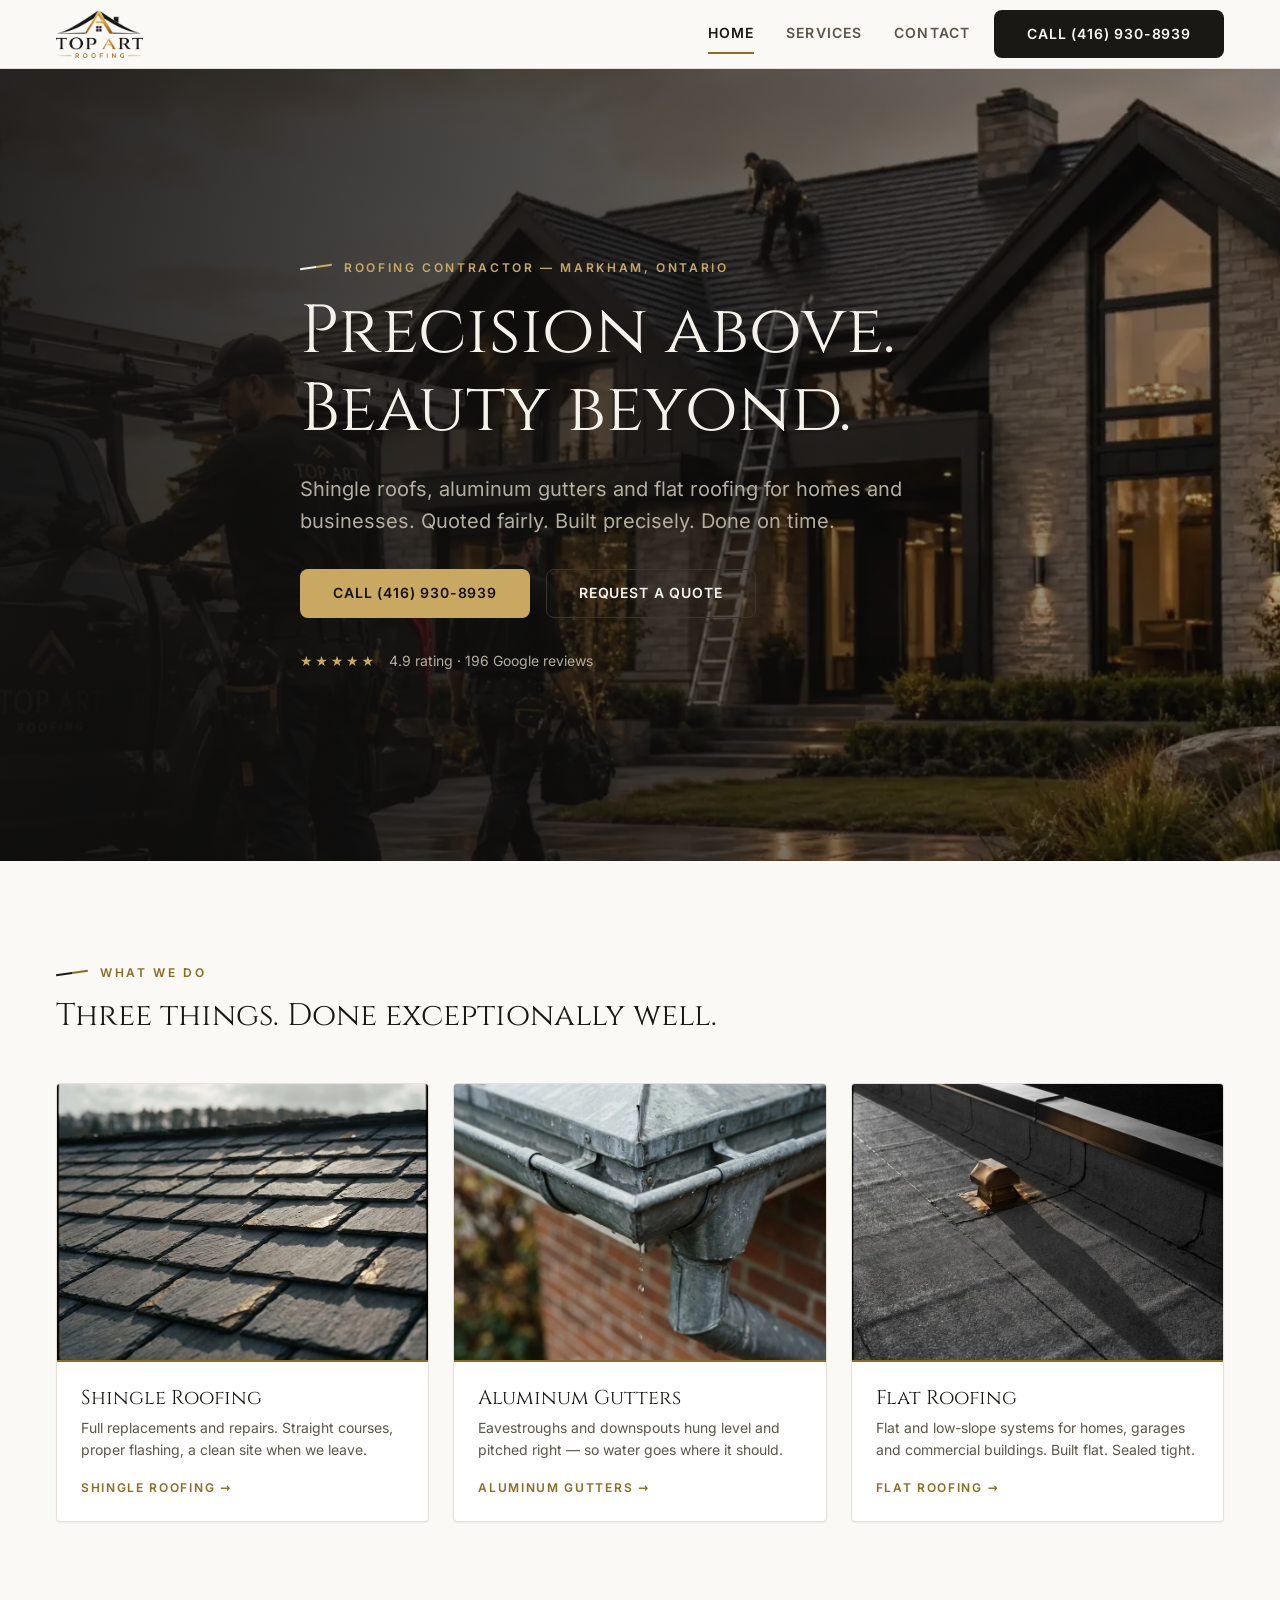
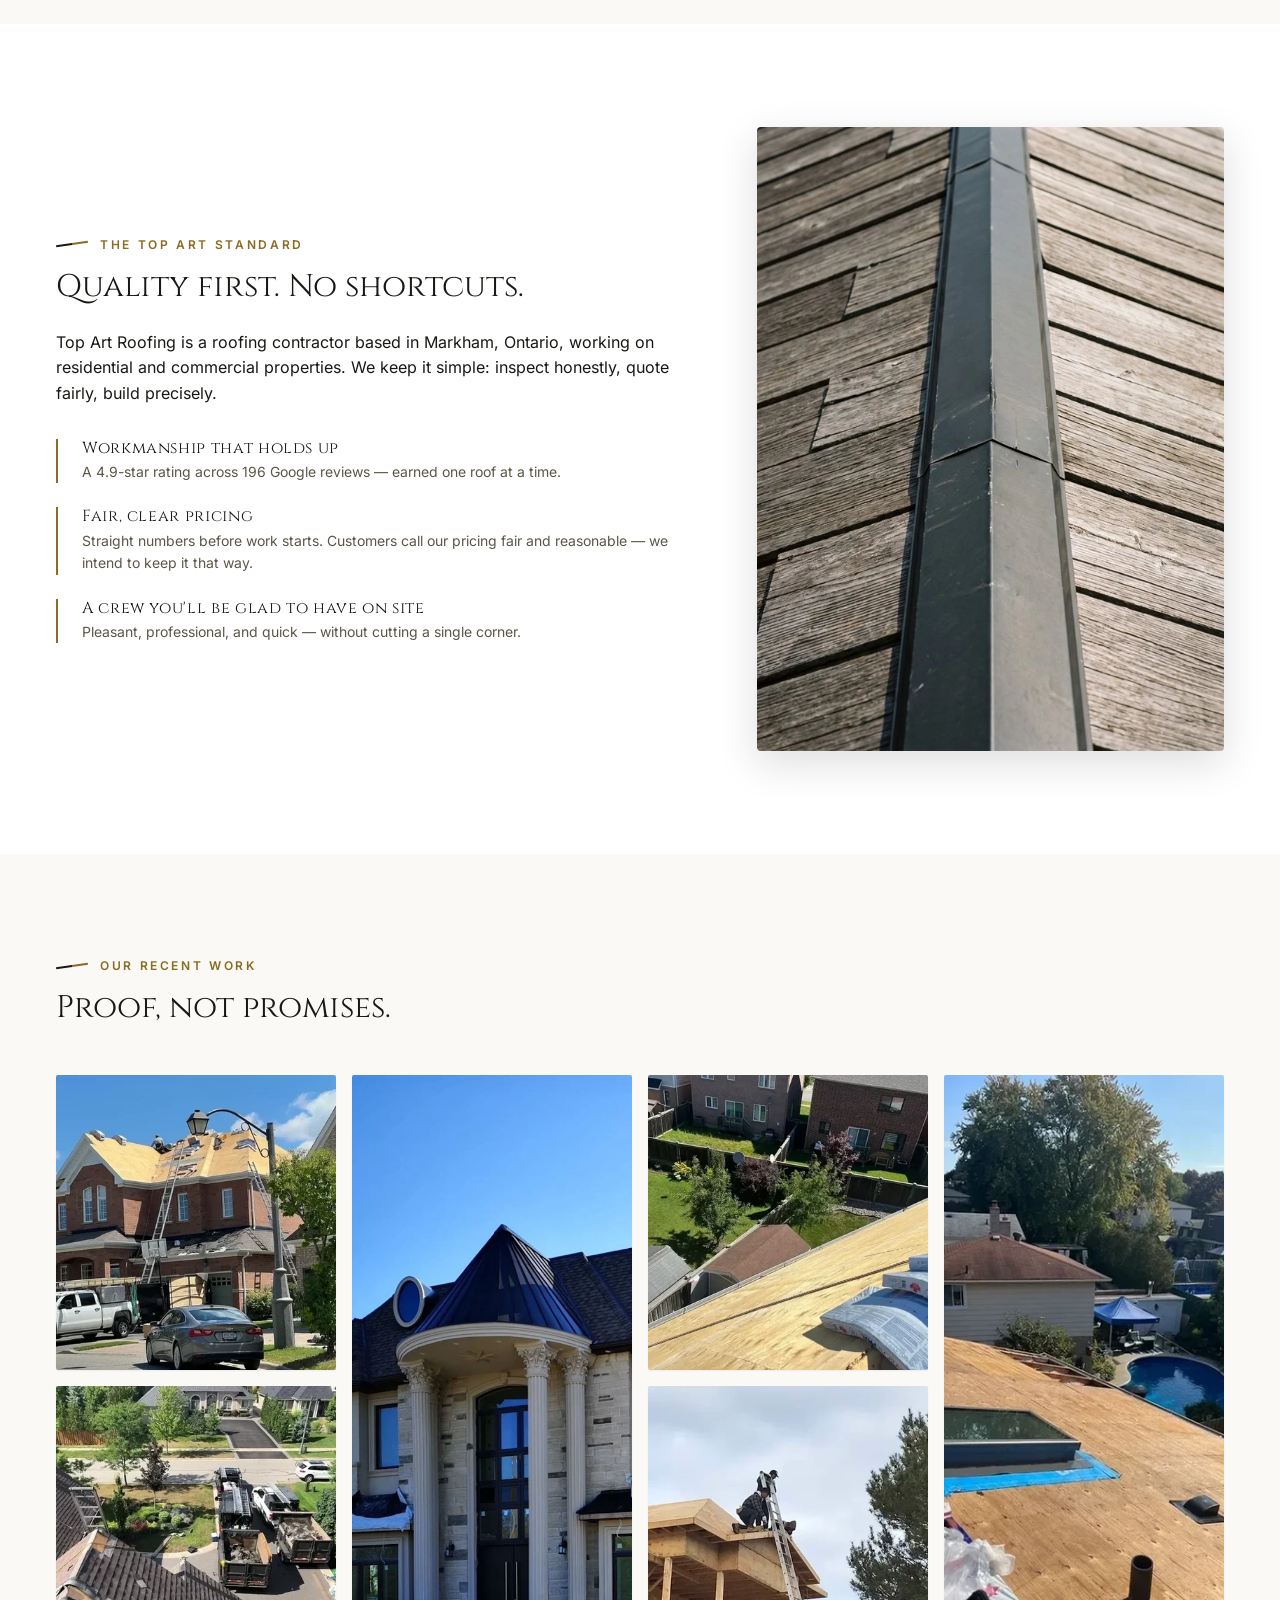
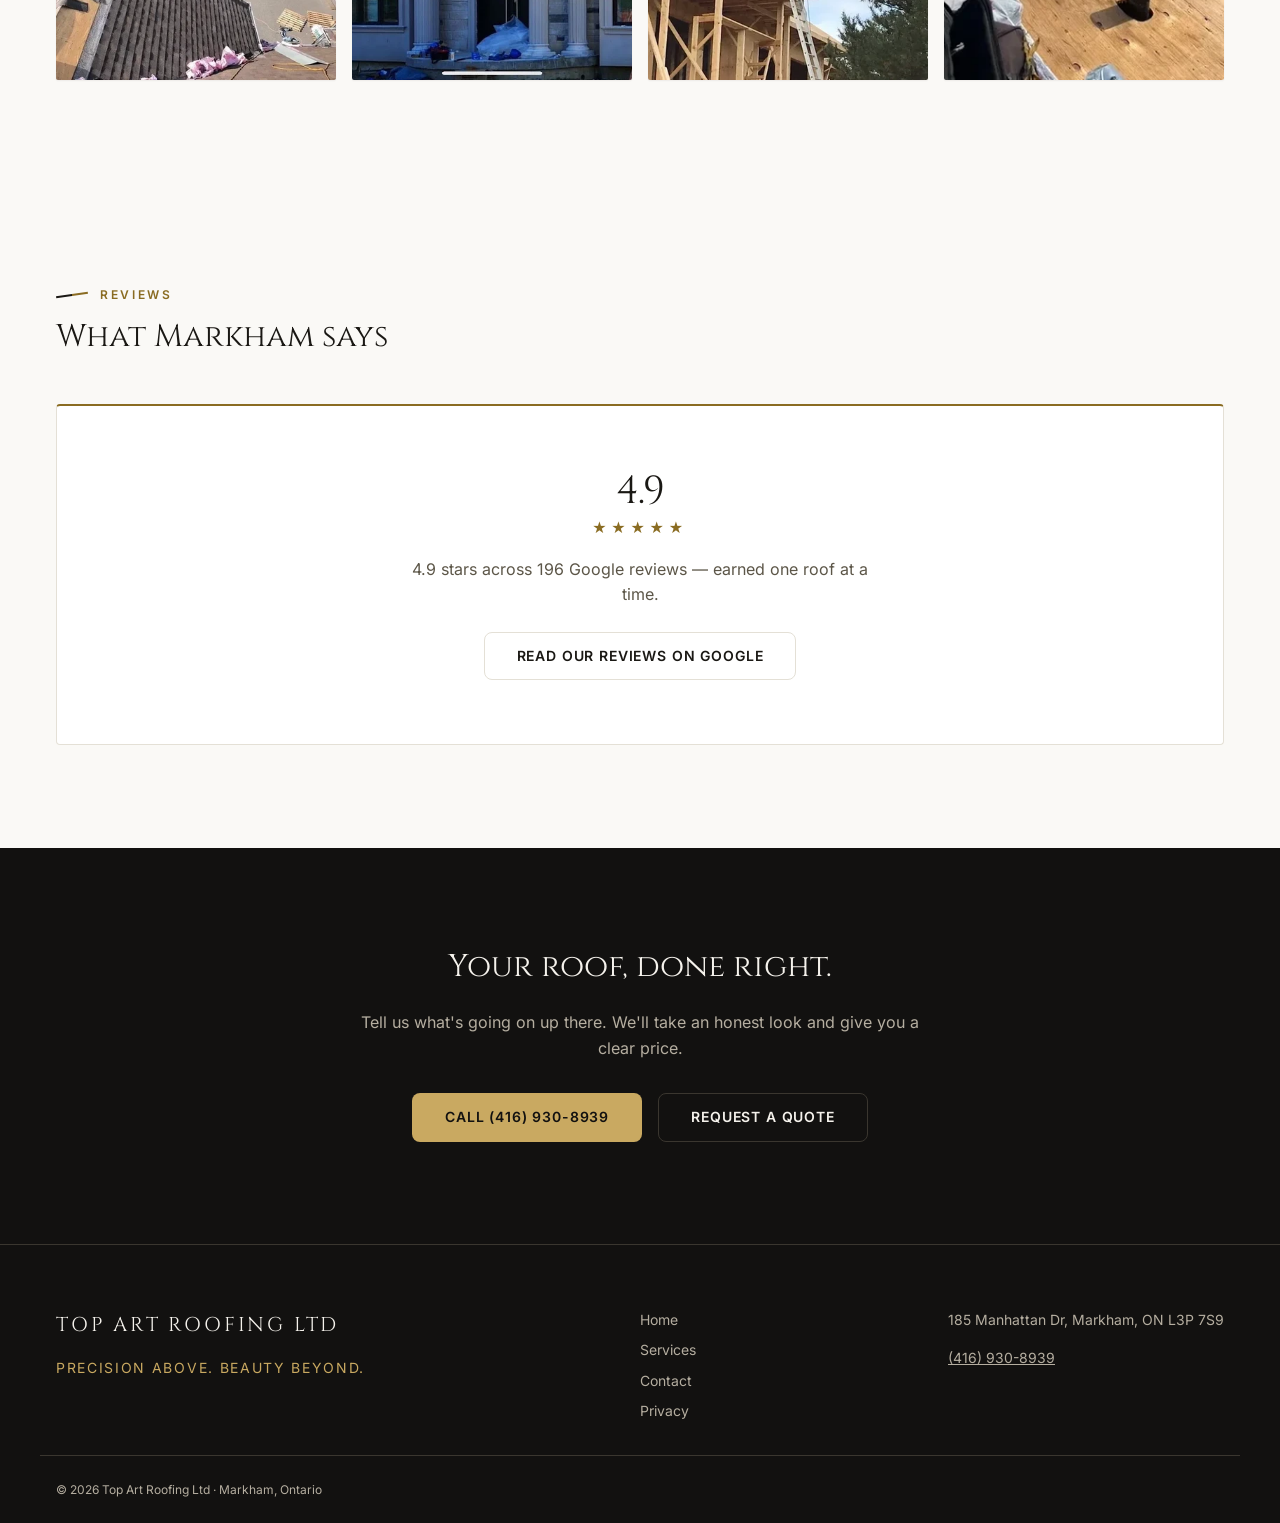
<file: index.html>
<!DOCTYPE html>
<html lang="en">
<head>
  <meta charset="UTF-8">
  <meta name="viewport" content="width=device-width, initial-scale=1.0">
  <title>Roofing Contractor in Markham | Top Art Roofing Ltd</title>
  <meta name="description" content="Shingle roofing, aluminum gutters and flat roofs for homes and businesses in Markham, Ontario. 4.9★ on Google. Call for a clear, fair quote.">
  <meta property="og:type" content="website">
  <meta property="og:title" content="Roofing Contractor in Markham | Top Art Roofing Ltd">
  <meta property="og:description" content="Shingle roofing, aluminum gutters and flat roofs in Markham, Ontario. Quality first. Call for a clear, fair quote.">
  <meta property="og:image" content="assets/images/og-image.jpg">
  <script type="application/ld+json">
  {
    "@context": "https://schema.org",
    "@type": "RoofingContractor",
    "name": "Top Art Roofing Ltd",
    "description": "Roofing contractor in Markham, Ontario — shingle roofing, aluminum gutters and flat roofs for residential and commercial properties.",
    "areaServed": {
      "@type": "City",
      "name": "Markham",
      "containedInPlace": { "@type": "AdministrativeArea", "name": "Ontario" }
    }
  }
  </script>
  <link rel="preload" href="assets/fonts/cinzel-latin-400-normal.woff2" as="font" type="font/woff2" crossorigin>
  <link rel="preload" href="assets/images/hero-intro-poster.webp" as="image">
  <link rel="stylesheet" href="shared/tokens.css">
  <link rel="stylesheet" href="shared/base.css">
  <link rel="stylesheet" href="style.css">
</head>
<body>
<a class="skip-link" href="#main">Skip to content</a>

<header class="site-header" data-header>
  <div class="container site-header__inner">
    <a class="logo" href="./" aria-label="Top Art Roofing — home">
      <img class="logo__img" src="assets/images/logo.png" alt="" width="583" height="320">
    </a>
    <nav class="site-nav" id="mobile-nav" aria-label="Main" data-nav>
      <a href="./" aria-current="page">Home</a>
      <a href="services/">Services</a>
      <a href="contact/">Contact</a>
    </nav>
    <a class="btn btn--primary site-header__call" href="tel:+14169308939">
      <span class="site-header__call-short">Call</span>
      <span class="site-header__call-full">Call (416) 930-8939</span>
    </a>
    <button class="nav-toggle" data-nav-toggle aria-expanded="false" aria-controls="mobile-nav" aria-label="Menu">
      <span></span><span></span><span></span>
    </button>
  </div>
</header>

<main id="main">

  <section class="section section--hero" id="hero" data-theme="dark">
    <div class="hero__media" aria-hidden="true" data-intro-loop>
      <video class="hero__video" data-il-loop muted playsinline preload="auto"
             tabindex="-1" style="opacity:0" width="1666" height="1080">
        <source src="assets/video/hero-loop.mp4" type="video/mp4">
      </video>
      <video class="hero__video" data-il-intro muted playsinline preload="auto" autoplay
             tabindex="-1" poster="assets/images/hero-intro-poster.webp" width="1916" height="1080">
        <source src="assets/video/hero-intro.mp4" type="video/mp4">
      </video>
    </div>
    <div class="container hero__content">
      <p class="eyebrow">Roofing Contractor — Markham, Ontario</p>
      <h1 class="hero__title">Precision above.<br>Beauty beyond.</h1>
      <p class="hero__sub">Shingle roofs, aluminum gutters and flat roofing for homes
        and businesses. Quoted fairly. Built precisely. Done on time.</p>
      <div class="hero__actions">
        <a class="btn btn--gold" href="tel:+14169308939">Call (416) 930-8939</a>
        <a class="btn btn--ghost" href="contact/">Request a quote</a>
      </div>
      <p class="hero__trust">
        <span class="stars" aria-hidden="true">★★★★★</span>
        4.9 rating · 196 Google reviews
      </p>
    </div>
  </section>

  <section class="section section--services" id="services">
    <div class="container">
      <p class="eyebrow">What we do</p>
      <h2>Three things. Done exceptionally well.</h2>
      <div class="cards" data-reveal>
        <a class="card" href="services/#shingles">
          <div class="card__media"><img src="assets/images/services-01.webp" alt="Newly installed architectural shingle roof" data-media-slot="services-01" width="1600" height="1200" loading="lazy"></div>
          <h3 class="card__title">Shingle Roofing</h3>
          <p class="card__text">Full replacements and repairs. Straight courses,
            proper flashing, a clean site when we leave.</p>
          <span class="card__link">Shingle roofing <span aria-hidden="true">→</span></span>
        </a>
        <a class="card" href="services/#gutters">
          <div class="card__media"><img src="assets/images/services-02.webp" alt="Aluminum eavestrough on a modern home" data-media-slot="services-02" width="1600" height="1200" loading="lazy"></div>
          <h3 class="card__title">Aluminum Gutters</h3>
          <p class="card__text">Eavestroughs and downspouts hung level and pitched
            right — so water goes where it should.</p>
          <span class="card__link">Aluminum gutters <span aria-hidden="true">→</span></span>
        </a>
        <a class="card" href="services/#flat-roof">
          <div class="card__media"><img src="assets/images/services-03.webp" alt="Flat roof on a commercial building" data-media-slot="services-03" width="1600" height="1200" loading="lazy"></div>
          <h3 class="card__title">Flat Roofing</h3>
          <p class="card__text">Flat and low-slope systems for homes, garages and
            commercial buildings. Built flat. Sealed tight.</p>
          <span class="card__link">Flat roofing <span aria-hidden="true">→</span></span>
        </a>
      </div>
    </div>
  </section>

  <section class="section section--about" id="about">
    <div class="container about__grid">
      <div class="about__copy">
        <p class="eyebrow">The Top Art standard</p>
        <h2>Quality first. No shortcuts.</h2>
        <p>Top Art Roofing is a roofing contractor based in Markham, Ontario,
          working on residential and commercial properties. We keep it simple:
          inspect honestly, quote fairly, build precisely.</p>
        <ul class="about__points">
          <li>
            <h3>Workmanship that holds up</h3>
            <p>A 4.9-star rating across 196 Google reviews — earned one roof at a time.</p>
          </li>
          <li>
            <h3>Fair, clear pricing</h3>
            <p>Straight numbers before work starts. Customers call our pricing
              fair and reasonable — we intend to keep it that way.</p>
          </li>
          <li>
            <h3>A crew you'll be glad to have on site</h3>
            <p>Pleasant, professional, and quick — without cutting a single corner.</p>
          </li>
        </ul>
      </div>
      <div class="about__media">
        <img src="assets/images/about-static.webp" alt="Close-up of precise shingle coursework" data-media-slot="about-static" width="1200" height="1600" loading="lazy">
      </div>
    </div>
  </section>

  <section class="section section--gallery" id="gallery">
    <div class="container">
      <p class="eyebrow">Our recent work</p>
      <h2>Proof, not promises.</h2>
      <div class="work-grid" data-reveal>
        <img src="assets/images/gallery-01.webp" alt="Crew re-shingling a large two-storey brick home" width="800" height="600" loading="lazy">
        <img class="work-item--tall" src="assets/images/gallery-03.webp" alt="Black metal turret roof over a stone entranceway" width="472" height="1020" loading="lazy">
        <img src="assets/images/gallery-02.webp" alt="Prepared roof deck with underlayment staged at the ridge" width="800" height="600" loading="lazy">
        <img class="work-item--tall" src="assets/images/gallery-06.webp" alt="Flat roof re-deck with a new skylight" width="765" height="1020" loading="lazy">
        <img src="assets/images/gallery-04.webp" alt="Aerial view of a shingle tear-off in progress" width="800" height="600" loading="lazy">
        <img src="assets/images/gallery-05.webp" alt="Framing a new roof structure on a custom build" width="800" height="600" loading="lazy">
      </div>
    </div>
  </section>

  <section class="section section--testimonials" id="testimonials">
    <div class="container">
      <p class="eyebrow">Reviews</p>
      <h2>What Markham says</h2>
      <!-- Live Google-reviews widget slot (operator decision 2026-07-06):
           when a provider is chosen, the embed replaces .reviews-band below.
           Third-party embed = privacy-policy + CSP update in the same change. -->
      <div class="reviews-band" data-reveal>
        <p class="reviews-band__score" aria-hidden="true">4.9</p>
        <p class="reviews-band__stars" aria-hidden="true">★★★★★</p>
        <p class="reviews-band__text">4.9 stars across 196 Google reviews —
          earned one roof at a time.</p>
        <a class="btn btn--ghost" href="https://www.google.com/maps/search/Top+Art+Roofing+Ltd+Markham+ON" rel="noopener">
          Read our reviews on Google
        </a>
      </div>
    </div>
  </section>

  <section class="section section--cta" id="cta" data-theme="dark">
    <div class="container cta__inner">
      <h2>Your roof, done right.</h2>
      <p>Tell us what's going on up there. We'll take an honest look and give
        you a clear price.</p>
      <div class="cta__actions">
        <a class="btn btn--gold" href="tel:+14169308939">Call (416) 930-8939</a>
        <a class="btn btn--ghost" href="contact/">Request a quote</a>
      </div>
    </div>
  </section>

</main>

<footer class="site-footer" data-theme="dark">
  <div class="container site-footer__inner">
    <div class="site-footer__brand">
      <p class="logo__name">Top Art Roofing Ltd</p>
      <p class="site-footer__tagline">Precision above. Beauty beyond.</p>
    </div>
    <nav class="site-footer__nav" aria-label="Footer">
      <a href="./">Home</a>
      <a href="services/">Services</a>
      <a href="contact/">Contact</a>
      <a href="privacy/">Privacy</a>
    </nav>
    <address class="site-footer__contact">
      <p>185 Manhattan Dr, Markham, ON L3P 7S9</p>
      <p><a href="tel:+14169308939">(416) 930-8939</a></p>
    </address>
  </div>
  <div class="container site-footer__legal">
    <p>© 2026 Top Art Roofing Ltd · Markham, Ontario</p>
  </div>
</footer>

<script src="shared/main.js" defer></script>
<script src="script.js" defer></script>
</body>
</html>
</file>
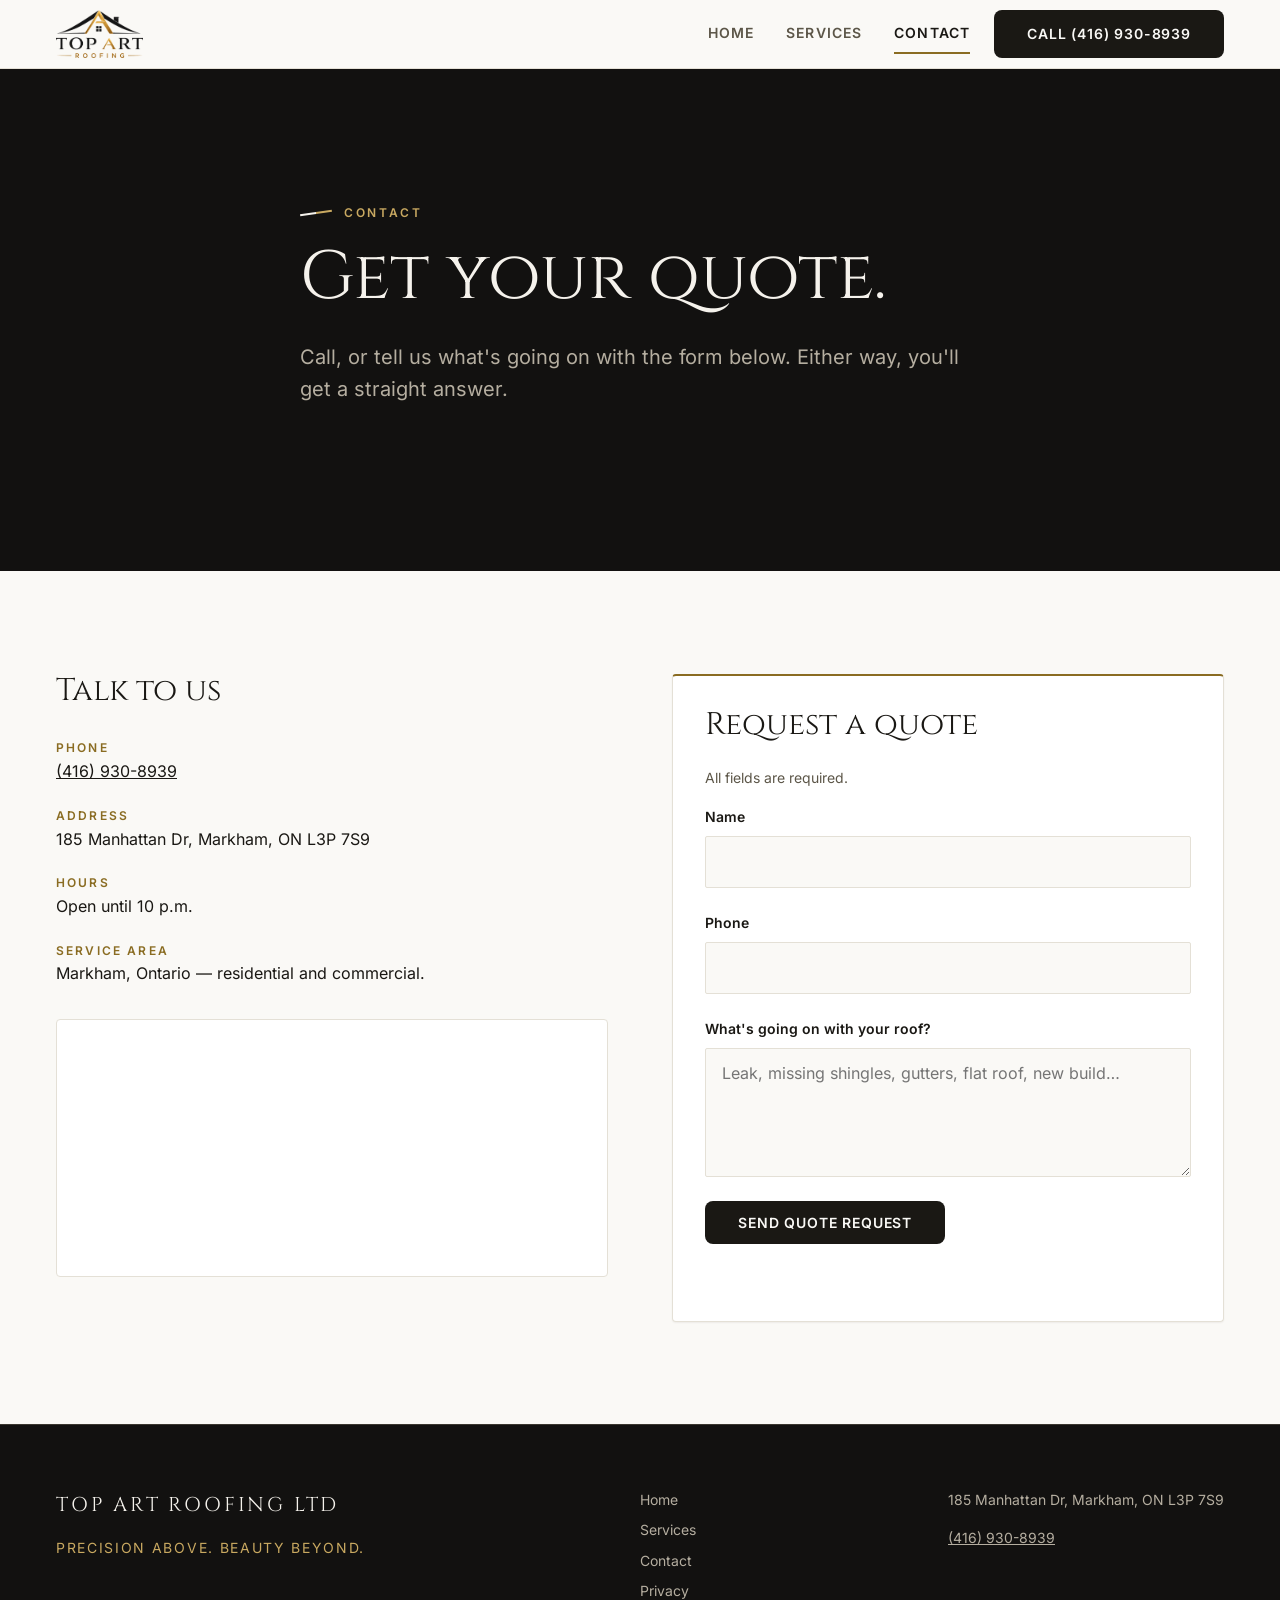
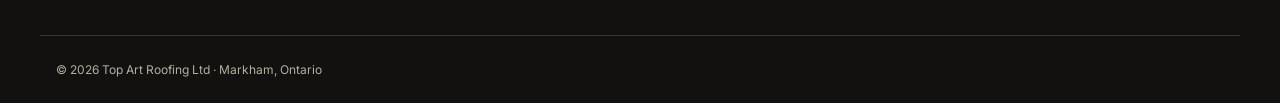
<file: contact/index.html>
<!DOCTYPE html>
<html lang="en">
<head>
  <meta charset="UTF-8">
  <meta name="viewport" content="width=device-width, initial-scale=1.0">
  <title>Get a Roofing Quote in Markham | Top Art Roofing Ltd</title>
  <meta name="description" content="Request a roofing quote in Markham, Ontario. Call Top Art Roofing or send the form — shingles, aluminum gutters and flat roofs.">
  <meta property="og:type" content="website">
  <meta property="og:title" content="Get a Roofing Quote in Markham | Top Art Roofing Ltd">
  <meta property="og:description" content="Call Top Art Roofing or send the quote form — shingles, aluminum gutters and flat roofs in Markham, Ontario.">
  <meta property="og:image" content="../assets/images/og-image.jpg">
  <script type="application/ld+json">
  {
    "@context": "https://schema.org",
    "@type": "RoofingContractor",
    "name": "Top Art Roofing Ltd",
    "description": "Roofing contractor in Markham, Ontario — shingle roofing, aluminum gutters and flat roofs for residential and commercial properties.",
    "areaServed": {
      "@type": "City",
      "name": "Markham",
      "containedInPlace": { "@type": "AdministrativeArea", "name": "Ontario" }
    }
  }
  </script>
  <link rel="preload" href="../assets/fonts/cinzel-latin-400-normal.woff2" as="font" type="font/woff2" crossorigin>
  <link rel="stylesheet" href="../shared/tokens.css">
  <link rel="stylesheet" href="../shared/base.css">
  <link rel="stylesheet" href="style.css">
</head>
<body>
<a class="skip-link" href="#main">Skip to content</a>

<header class="site-header" data-header>
  <div class="container site-header__inner">
    <a class="logo" href="../" aria-label="Top Art Roofing — home">
      <img class="logo__img" src="../assets/images/logo.png" alt="" width="583" height="320">
    </a>
    <nav class="site-nav" id="mobile-nav" aria-label="Main" data-nav>
      <a href="../">Home</a>
      <a href="../services/">Services</a>
      <a href="./" aria-current="page">Contact</a>
    </nav>
    <a class="btn btn--primary site-header__call" href="tel:+14169308939">
      <span class="site-header__call-short">Call</span>
      <span class="site-header__call-full">Call (416) 930-8939</span>
    </a>
    <button class="nav-toggle" data-nav-toggle aria-expanded="false" aria-controls="mobile-nav" aria-label="Menu">
      <span></span><span></span><span></span>
    </button>
  </div>
</header>

<main id="main">

  <section class="section section--hero hero--compact" id="hero" data-theme="dark">
    <div class="container hero__content">
      <p class="eyebrow">Contact</p>
      <h1 class="hero__title">Get your quote.</h1>
      <p class="hero__sub">Call, or tell us what's going on with the form below.
        Either way, you'll get a straight answer.</p>
    </div>
  </section>

  <section class="section section--contact" id="contact">
    <div class="container contact__grid">

      <div class="contact__details">
        <h2>Talk to us</h2>
        <ul class="contact__list">
          <li>
            <h3>Phone</h3>
            <p><a href="tel:+14169308939">(416) 930-8939</a></p>
          </li>
          <li>
            <h3>Address</h3>
            <p>185 Manhattan Dr, Markham, ON L3P 7S9</p>
          </li>
          <li>
            <h3>Hours</h3>
            <p>Open until 10 p.m.</p>
          </li>
          <li>
            <h3>Service area</h3>
            <p>Markham, Ontario — residential and commercial.</p>
          </li>
        </ul>
        <div class="contact__map" data-map-slot>
          <iframe
            src="https://www.google.com/maps?q=185+Manhattan+Dr,+Markham,+ON+L3P+7S9&amp;output=embed"
            title="Map — Top Art Roofing Ltd, 185 Manhattan Dr, Markham"
            loading="lazy"
            referrerpolicy="no-referrer-when-downgrade"
            allowfullscreen></iframe>
        </div>
      </div>

      <div class="contact__form-wrap">
        <h2>Request a quote</h2>
        <p class="form__note">All fields are required.</p>
        <form class="form" data-form-slot method="post" action="#">
          <!-- Provider (e.g. Formspree) wired later; markup is provider-agnostic. -->
          <div class="form__field">
            <label for="f-name">Name</label>
            <input id="f-name" name="name" type="text" autocomplete="name" required>
          </div>
          <div class="form__field">
            <label for="f-phone">Phone</label>
            <input id="f-phone" name="phone" type="tel" autocomplete="tel" required>
          </div>
          <div class="form__field">
            <label for="f-message">What's going on with your roof?</label>
            <textarea id="f-message" name="message" rows="4" required
              placeholder="Leak, missing shingles, gutters, flat roof, new build…"></textarea>
          </div>
          <div class="form__field form__field--honeypot" aria-hidden="true">
            <label for="f-company">Company</label>
            <input id="f-company" name="_gotcha" type="text" tabindex="-1" autocomplete="off">
          </div>
          <button class="btn btn--primary form__submit" type="submit">Send quote request</button>
          <p class="form__status" data-form-status role="status" aria-live="polite"></p>
        </form>
      </div>

    </div>
  </section>

</main>

<footer class="site-footer" data-theme="dark">
  <div class="container site-footer__inner">
    <div class="site-footer__brand">
      <p class="logo__name">Top Art Roofing Ltd</p>
      <p class="site-footer__tagline">Precision above. Beauty beyond.</p>
    </div>
    <nav class="site-footer__nav" aria-label="Footer">
      <a href="../">Home</a>
      <a href="../services/">Services</a>
      <a href="./">Contact</a>
      <a href="../privacy/">Privacy</a>
    </nav>
    <address class="site-footer__contact">
      <p>185 Manhattan Dr, Markham, ON L3P 7S9</p>
      <p><a href="tel:+14169308939">(416) 930-8939</a></p>
    </address>
  </div>
  <div class="container site-footer__legal">
    <p>© 2026 Top Art Roofing Ltd · Markham, Ontario</p>
  </div>
</footer>

<script src="../shared/main.js" defer></script>
<script src="script.js" defer></script>
</body>
</html>
</file>
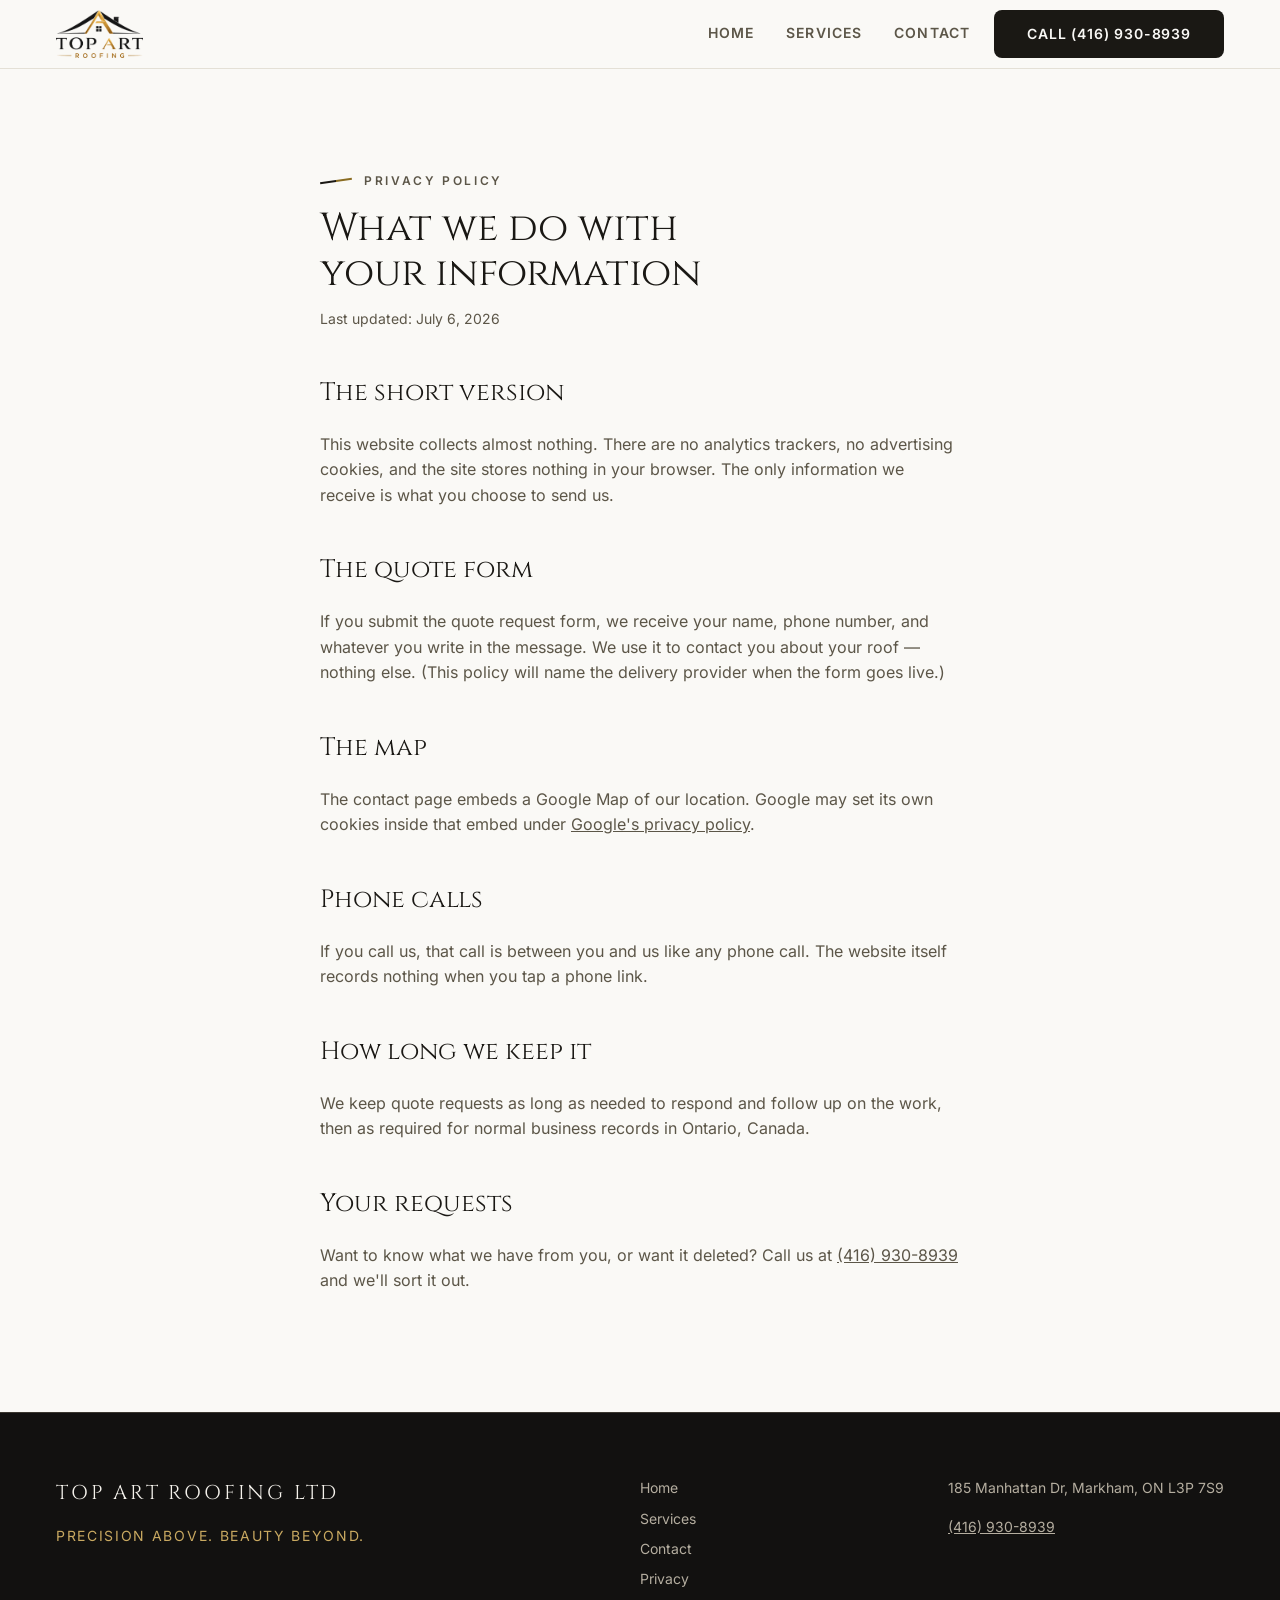
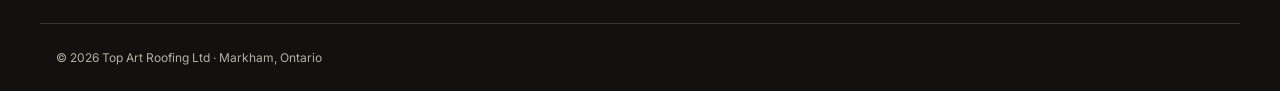
<file: privacy/index.html>
<!DOCTYPE html>
<html lang="en">
<head>
  <meta charset="UTF-8">
  <meta name="viewport" content="width=device-width, initial-scale=1.0">
  <title>Privacy Policy | Top Art Roofing Ltd</title>
  <meta name="description" content="How Top Art Roofing handles the information you send us — plainly stated.">
  <meta name="robots" content="noindex">
  <link rel="preload" href="../assets/fonts/cinzel-latin-400-normal.woff2" as="font" type="font/woff2" crossorigin>
  <link rel="stylesheet" href="../shared/tokens.css">
  <link rel="stylesheet" href="../shared/base.css">
  <link rel="stylesheet" href="style.css">
</head>
<body>
<a class="skip-link" href="#main">Skip to content</a>

<header class="site-header" data-header>
  <div class="container site-header__inner">
    <a class="logo" href="../" aria-label="Top Art Roofing — home">
      <img class="logo__img" src="../assets/images/logo.png" alt="" width="583" height="320">
    </a>
    <nav class="site-nav" id="mobile-nav" aria-label="Main" data-nav>
      <a href="../">Home</a>
      <a href="../services/">Services</a>
      <a href="../contact/">Contact</a>
    </nav>
    <a class="btn btn--primary site-header__call" href="tel:+14169308939">
      <span class="site-header__call-short">Call</span>
      <span class="site-header__call-full">Call (416) 930-8939</span>
    </a>
    <button class="nav-toggle" data-nav-toggle aria-expanded="false" aria-controls="mobile-nav" aria-label="Menu">
      <span></span><span></span><span></span>
    </button>
  </div>
</header>

<main id="main">
  <section class="section section--legal" id="privacy">
    <div class="container legal">
      <p class="eyebrow">Privacy Policy</p>
      <h1>What we do with your information</h1>
      <p class="legal__updated">Last updated: July 6, 2026</p>

      <h2>The short version</h2>
      <p>This website collects almost nothing. There are no analytics
        trackers, no advertising cookies, and the site stores nothing in
        your browser. The only information we receive is what you choose
        to send us.</p>

      <h2>The quote form</h2>
      <p>If you submit the quote request form, we receive your name, phone
        number, and whatever you write in the message. We use it to
        contact you about your roof — nothing else. (This policy will name
        the delivery provider when the form goes live.)</p>

      <h2>The map</h2>
      <p>The contact page embeds a Google Map of our location. Google may
        set its own cookies inside that embed under
        <a href="https://policies.google.com/privacy" rel="noopener">Google's privacy policy</a>.</p>

      <h2>Phone calls</h2>
      <p>If you call us, that call is between you and us like any phone
        call. The website itself records nothing when you tap a phone
        link.</p>

      <h2>How long we keep it</h2>
      <p>We keep quote requests as long as needed to respond and follow
        up on the work, then as required for normal business records in
        Ontario, Canada.</p>

      <h2>Your requests</h2>
      <p>Want to know what we have from you, or want it deleted? Call us
        at <a href="tel:+14169308939">(416) 930-8939</a> and we'll sort
        it out.</p>
    </div>
  </section>
</main>

<footer class="site-footer" data-theme="dark">
  <div class="container site-footer__inner">
    <div class="site-footer__brand">
      <p class="logo__name">Top Art Roofing Ltd</p>
      <p class="site-footer__tagline">Precision above. Beauty beyond.</p>
    </div>
    <nav class="site-footer__nav" aria-label="Footer">
      <a href="../">Home</a>
      <a href="../services/">Services</a>
      <a href="../contact/">Contact</a>
      <a href="./">Privacy</a>
    </nav>
    <address class="site-footer__contact">
      <p>185 Manhattan Dr, Markham, ON L3P 7S9</p>
      <p><a href="tel:+14169308939">(416) 930-8939</a></p>
    </address>
  </div>
  <div class="container site-footer__legal">
    <p>© 2026 Top Art Roofing Ltd · Markham, Ontario</p>
  </div>
</footer>

<script src="../shared/main.js" defer></script>
<script src="script.js" defer></script>
</body>
</html>
</file>
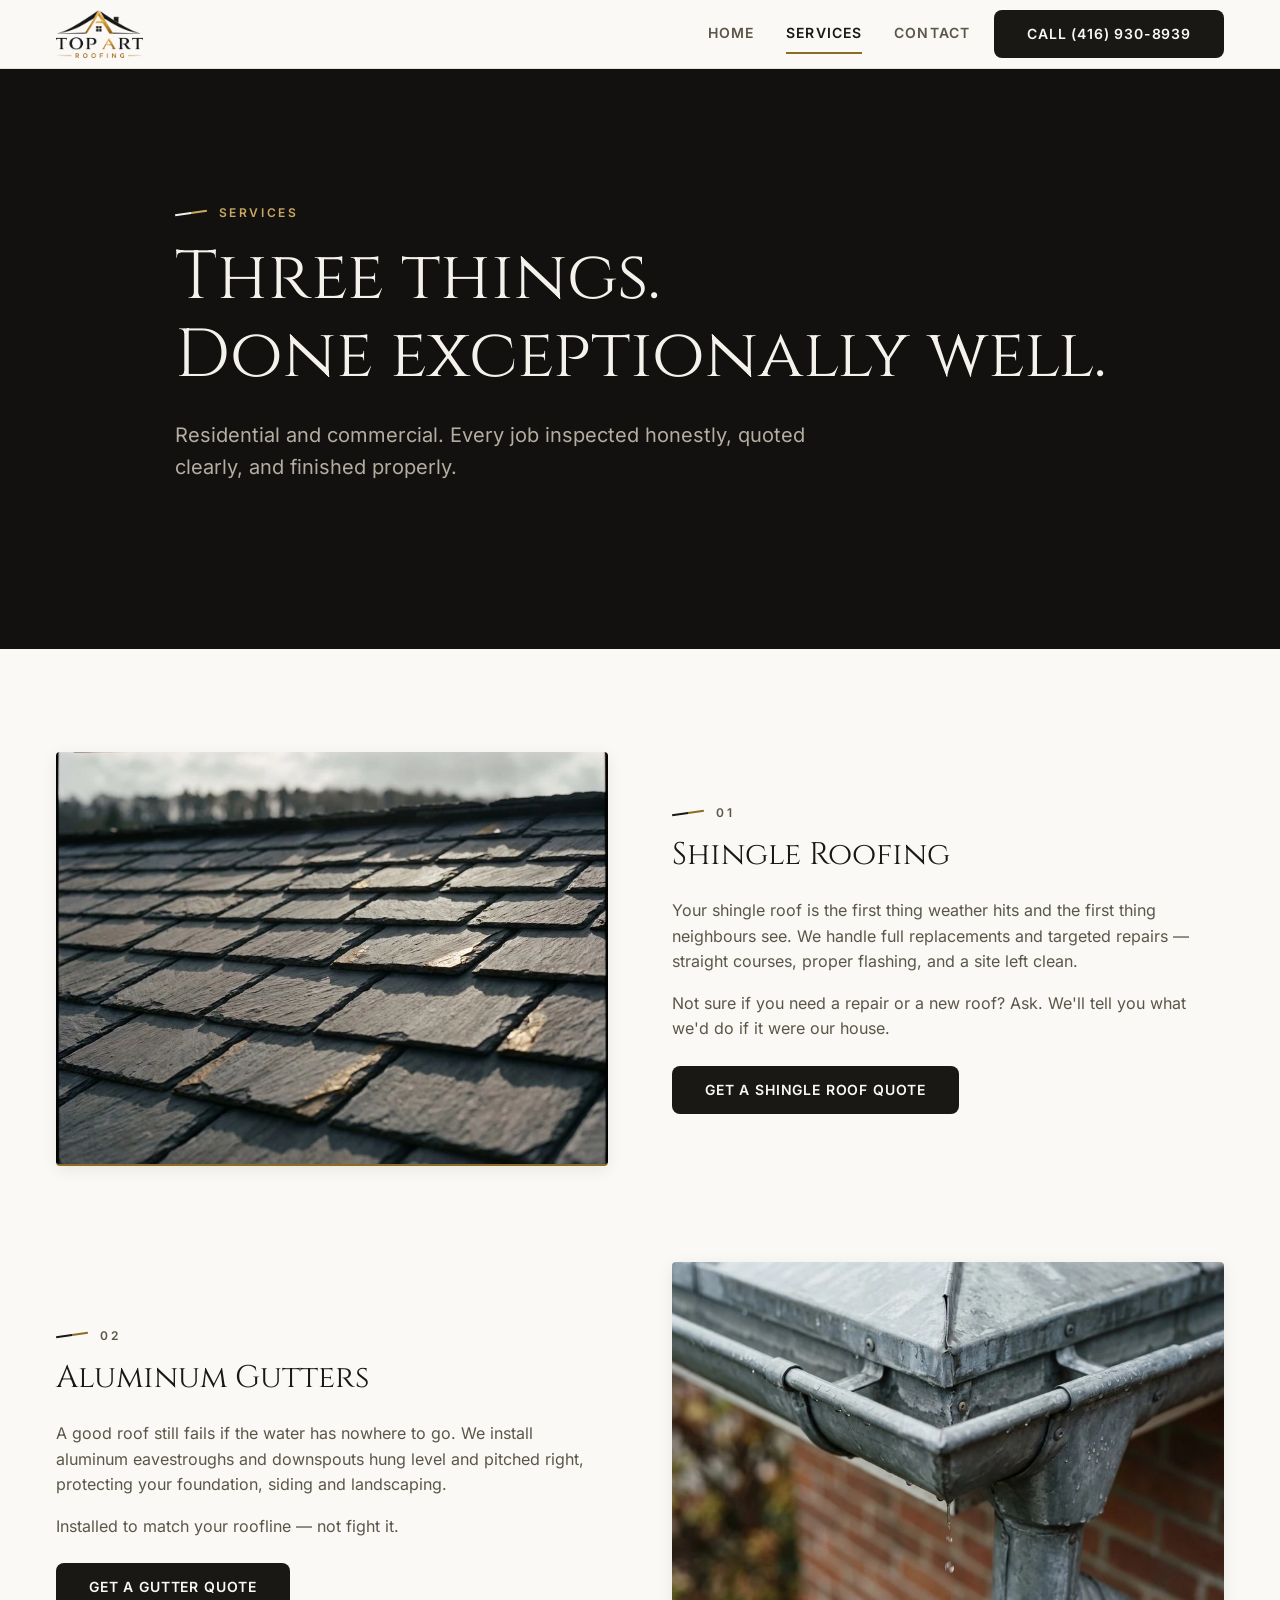
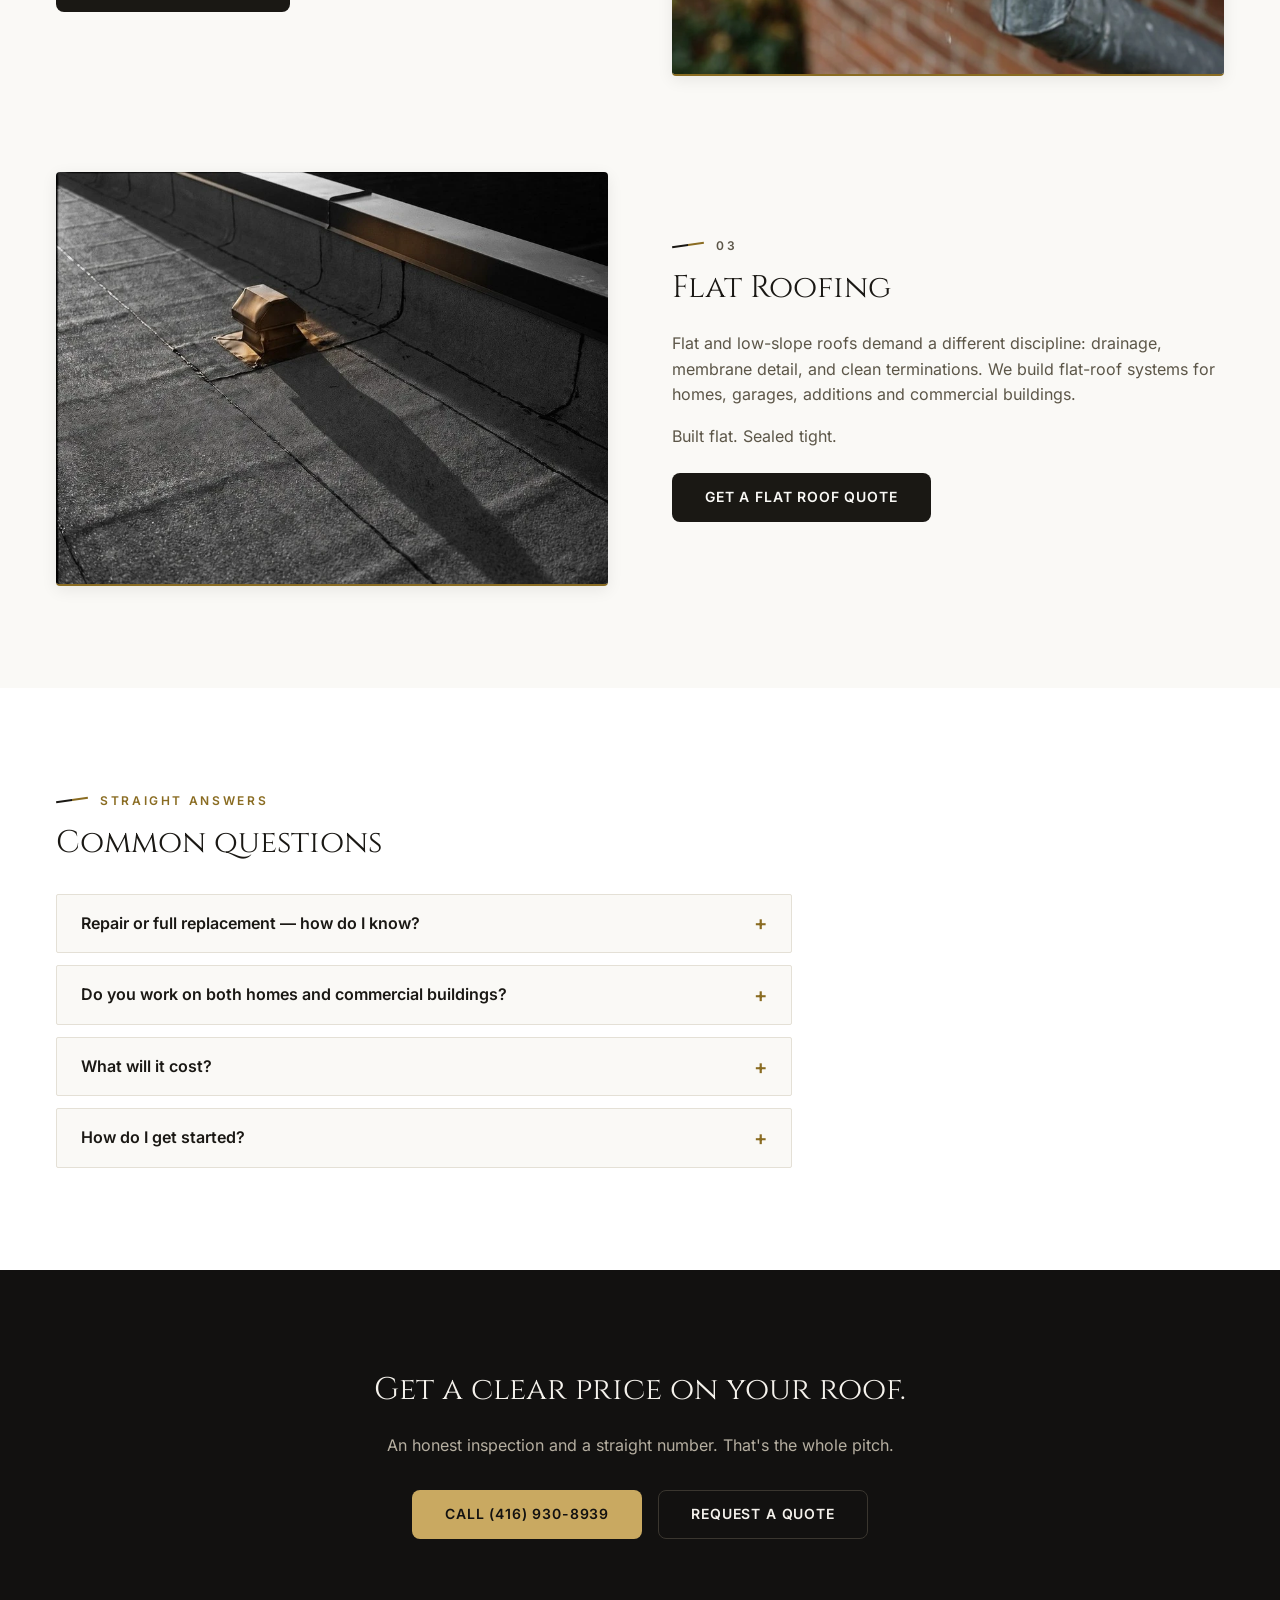
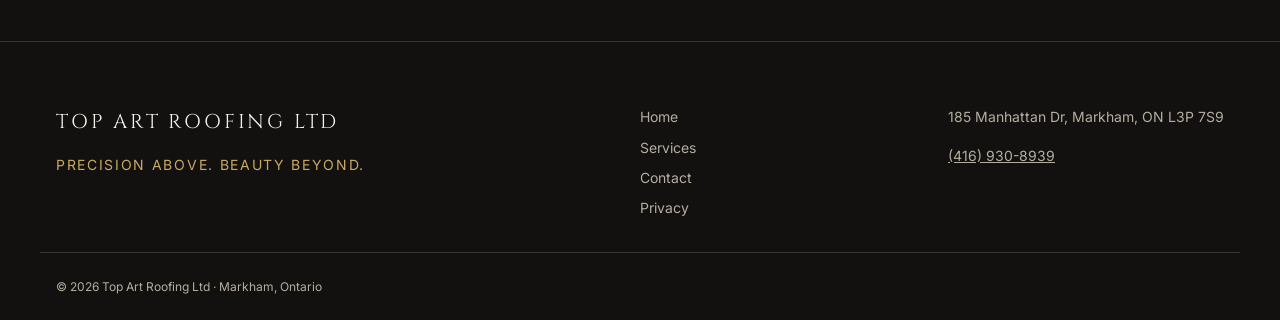
<file: services/index.html>
<!DOCTYPE html>
<html lang="en">
<head>
  <meta charset="UTF-8">
  <meta name="viewport" content="width=device-width, initial-scale=1.0">
  <title>Shingles, Gutters &amp; Flat Roofs in Markham | Top Art Roofing</title>
  <meta name="description" content="Shingle roof replacement and repair, aluminum eavestroughs, and flat roofing in Markham, Ontario. Request a clear, fair quote.">
  <meta property="og:type" content="website">
  <meta property="og:title" content="Shingles, Gutters &amp; Flat Roofs in Markham | Top Art Roofing">
  <meta property="og:description" content="Shingle roofs, aluminum eavestroughs and flat roofing in Markham — residential and commercial. Request a clear, fair quote.">
  <meta property="og:image" content="../assets/images/og-image.jpg">
  <script type="application/ld+json">
  {
    "@context": "https://schema.org",
    "@type": "RoofingContractor",
    "name": "Top Art Roofing Ltd",
    "description": "Roofing contractor in Markham, Ontario — shingle roofing, aluminum gutters and flat roofs for residential and commercial properties.",
    "areaServed": {
      "@type": "City",
      "name": "Markham",
      "containedInPlace": { "@type": "AdministrativeArea", "name": "Ontario" }
    }
  }
  </script>
  <link rel="preload" href="../assets/fonts/cinzel-latin-400-normal.woff2" as="font" type="font/woff2" crossorigin>
  <link rel="stylesheet" href="../shared/tokens.css">
  <link rel="stylesheet" href="../shared/base.css">
  <link rel="stylesheet" href="style.css">
</head>
<body>
<a class="skip-link" href="#main">Skip to content</a>

<header class="site-header" data-header>
  <div class="container site-header__inner">
    <a class="logo" href="../" aria-label="Top Art Roofing — home">
      <img class="logo__img" src="../assets/images/logo.png" alt="" width="583" height="320">
    </a>
    <nav class="site-nav" id="mobile-nav" aria-label="Main" data-nav>
      <a href="../">Home</a>
      <a href="./" aria-current="page">Services</a>
      <a href="../contact/">Contact</a>
    </nav>
    <a class="btn btn--primary site-header__call" href="tel:+14169308939">
      <span class="site-header__call-short">Call</span>
      <span class="site-header__call-full">Call (416) 930-8939</span>
    </a>
    <button class="nav-toggle" data-nav-toggle aria-expanded="false" aria-controls="mobile-nav" aria-label="Menu">
      <span></span><span></span><span></span>
    </button>
  </div>
</header>

<main id="main">

  <section class="section section--hero hero--compact" id="hero" data-theme="dark">
    <div class="container hero__content">
      <p class="eyebrow">Services</p>
      <h1 class="hero__title">Three things.<br>Done exceptionally well.</h1>
      <p class="hero__sub">Residential and commercial. Every job inspected honestly,
        quoted clearly, and finished properly.</p>
    </div>
  </section>

  <section class="section section--services services--detail" id="service-list">
    <div class="container">

      <article class="service-block" data-reveal id="shingles">
        <div class="service-block__media">
          <img src="../assets/images/services-01.webp" alt="Architectural shingles installed in straight, even courses" data-media-slot="services-01" width="1600" height="1200" loading="lazy">
        </div>
        <div class="service-block__copy">
          <p class="eyebrow">01</p>
          <h2>Shingle Roofing</h2>
          <p>Your shingle roof is the first thing weather hits and the first
            thing neighbours see. We handle full replacements and targeted
            repairs — straight courses, proper flashing, and a site left clean.</p>
          <p>Not sure if you need a repair or a new roof? Ask. We'll tell you
            what we'd do if it were our house.</p>
          <a class="btn btn--primary" href="../contact/">Get a shingle roof quote</a>
        </div>
      </article>

      <article class="service-block service-block--flip" data-reveal id="gutters">
        <div class="service-block__media">
          <img src="../assets/images/services-02.webp" alt="Aluminum eavestrough and downspout detail" data-media-slot="services-02" width="1600" height="1200" loading="lazy">
        </div>
        <div class="service-block__copy">
          <p class="eyebrow">02</p>
          <h2>Aluminum Gutters</h2>
          <p>A good roof still fails if the water has nowhere to go. We install
            aluminum eavestroughs and downspouts hung level and pitched right,
            protecting your foundation, siding and landscaping.</p>
          <p>Installed to match your roofline — not fight it.</p>
          <a class="btn btn--primary" href="../contact/">Get a gutter quote</a>
        </div>
      </article>

      <article class="service-block" data-reveal id="flat-roof">
        <div class="service-block__media">
          <img src="../assets/images/services-03.webp" alt="Flat roof membrane on a commercial building" data-media-slot="services-03" width="1600" height="1200" loading="lazy">
        </div>
        <div class="service-block__copy">
          <p class="eyebrow">03</p>
          <h2>Flat Roofing</h2>
          <p>Flat and low-slope roofs demand a different discipline: drainage,
            membrane detail, and clean terminations. We build flat-roof systems
            for homes, garages, additions and commercial buildings.</p>
          <p>Built flat. Sealed tight.</p>
          <a class="btn btn--primary" href="../contact/">Get a flat roof quote</a>
        </div>
      </article>

    </div>
  </section>

  <section class="section section--faq" id="faq">
    <div class="container">
      <p class="eyebrow">Straight answers</p>
      <h2>Common questions</h2>
      <div class="faq" data-accordion>
        <details class="faq__item">
          <summary>Repair or full replacement — how do I know?</summary>
          <p>You usually can't from the ground, and we won't guess. We inspect
            first, then tell you plainly what's needed and what can wait. If a
            repair does the job, that's what we'll recommend.</p>
        </details>
        <details class="faq__item">
          <summary>Do you work on both homes and commercial buildings?</summary>
          <p>Yes. Top Art Roofing works on residential and commercial
            properties across Markham, Ontario.</p>
        </details>
        <details class="faq__item">
          <summary>What will it cost?</summary>
          <p>Every roof is different, so we quote each job individually after
            seeing it. Our customers describe our pricing as fair and
            reasonable — we work hard to keep it that way.</p>
        </details>
        <details class="faq__item">
          <summary>How do I get started?</summary>
          <p>Call (416) 930-8939 or send the quote form. Tell
            us what you're seeing — leaks, missing shingles, sagging gutters —
            and we'll take it from there.</p>
        </details>
      </div>
    </div>
  </section>

  <section class="section section--cta" id="cta" data-theme="dark">
    <div class="container cta__inner">
      <h2>Get a clear price on your roof.</h2>
      <p>An honest inspection and a straight number. That's the whole pitch.</p>
      <div class="cta__actions">
        <a class="btn btn--gold" href="tel:+14169308939">Call (416) 930-8939</a>
        <a class="btn btn--ghost" href="../contact/">Request a quote</a>
      </div>
    </div>
  </section>

</main>

<footer class="site-footer" data-theme="dark">
  <div class="container site-footer__inner">
    <div class="site-footer__brand">
      <p class="logo__name">Top Art Roofing Ltd</p>
      <p class="site-footer__tagline">Precision above. Beauty beyond.</p>
    </div>
    <nav class="site-footer__nav" aria-label="Footer">
      <a href="../">Home</a>
      <a href="./">Services</a>
      <a href="../contact/">Contact</a>
      <a href="../privacy/">Privacy</a>
    </nav>
    <address class="site-footer__contact">
      <p>185 Manhattan Dr, Markham, ON L3P 7S9</p>
      <p><a href="tel:+14169308939">(416) 930-8939</a></p>
    </address>
  </div>
  <div class="container site-footer__legal">
    <p>© 2026 Top Art Roofing Ltd · Markham, Ontario</p>
  </div>
</footer>

<script src="../shared/main.js" defer></script>
<script src="script.js" defer></script>
</body>
</html>
</file>
<file: shared/tokens.css>
/* Design tokens — Top Art Roofing Ltd
   Direction: "Precision Monochrome" (state/DECISIONS.md, Phase 2)
   Contract: contracts/design-tokens.md v1.1.0
   Warm off-white canvas, near-black charcoal ink, muted metallic gold.
   Deviations from defaults: sharp radii (architectural direction),
   generous --section-pad-y (premium whitespace). */

@font-face {
  font-family: 'Cinzel';
  font-style: normal;
  font-weight: 400;
  font-display: swap;
  src: url('../assets/fonts/cinzel-latin-400-normal.woff2') format('woff2');
}
@font-face {
  font-family: 'Inter';
  font-style: normal;
  font-weight: 400;
  font-display: swap;
  src: url('../assets/fonts/inter-latin-400-normal.woff2') format('woff2');
}
@font-face {
  font-family: 'Inter';
  font-style: normal;
  font-weight: 600;
  font-display: swap;
  src: url('../assets/fonts/inter-latin-600-normal.woff2') format('woff2');
}

:root {
  /* Colors */
  --color-primary: #1a1814;        /* charcoal black — buttons, headings, dark surfaces */
  --color-primary-dark: #0d0c0a;   /* deepest black — hover, footer */
  --color-accent: #8a6c22;         /* muted metallic gold — hairlines, labels (4.7:1 on bg) */
  --color-bg: #faf9f6;             /* warm off-white canvas */
  --color-surface: #ffffff;        /* cards, raised panels */
  --color-text: #1a1814;
  --color-text-muted: #5c5648;     /* 6.4:1 on bg */
  --color-border: #e4e0d6;
  --color-success: #2e6b3f;
  --color-error: #a33326;

  /* Typography — Cinzel display caps + Inter body; scale ratio 1.25 */
  --font-heading: 'Cinzel', 'Times New Roman', serif;
  --font-body: 'Inter', system-ui, -apple-system, sans-serif;
  --text-xs: 0.75rem;
  --text-sm: 0.875rem;
  --text-base: 1rem;
  --text-lg: 1.25rem;
  --text-xl: 1.563rem;
  --text-2xl: 1.953rem;
  --text-3xl: 2.441rem;
  --text-hero: clamp(2.5rem, 5vw + 1rem, 4.25rem);
  --leading-tight: 1.15;
  --leading-normal: 1.6;
  --leading-loose: 1.85;

  /* Spacing — 4px base scale */
  --space-1: 0.25rem;
  --space-2: 0.5rem;
  --space-3: 0.75rem;
  --space-4: 1rem;
  --space-5: 1.5rem;
  --space-6: 2rem;
  --space-7: 3rem;
  --space-8: 4rem;
  --space-9: 6rem;
  --space-10: 8rem;
  --space-11: 12rem;
  --space-12: 16rem;

  /* Layout — sharp architectural radii (deviation: premium, crisp edges) */
  --container-max: 1200px;
  --section-pad-y: clamp(4rem, 8vw, 7rem);
  --radius-sm: 2px;
  --radius-md: 4px;
  --radius-lg: 8px;
  --radius-full: 999px;

  /* Elevation — warm-neutral, restrained */
  --shadow-sm: 0 1px 2px rgba(26, 24, 20, 0.06);
  --shadow-md: 0 4px 16px rgba(26, 24, 20, 0.08);
  --shadow-lg: 0 12px 40px rgba(26, 24, 20, 0.14);

  /* Motion */
  --duration-fast: 150ms;
  --duration-base: 300ms;
  --duration-slow: 600ms;
  --ease-standard: cubic-bezier(0.2, 0, 0, 1);
  --ease-out-expo: cubic-bezier(0.16, 1, 0.3, 1);
}

/* Dark sections (CTA band, footer, dark hero) opt in via data-theme. */
[data-theme="dark"] {
  --color-primary: #f5f2ec;        /* inverted: light buttons on dark */
  --color-primary-dark: #ffffff;
  --color-accent: #c9a961;         /* light gold — 8.3:1 on dark bg */
  --color-bg: #121110;
  --color-surface: #1b1917;
  --color-text: #f5f2ec;
  --color-text-muted: #b5aea0;
  --color-border: #3a362f;
  --color-success: #6fbf85;
  --color-error: #e2796c;
  --shadow-sm: 0 1px 2px rgba(0, 0, 0, 0.4);
  --shadow-md: 0 4px 16px rgba(0, 0, 0, 0.5);
  --shadow-lg: 0 12px 40px rgba(0, 0, 0, 0.6);
}
</file>
<file: shared/base.css>
/* base.css — reset, element defaults, layout layer, shared components.
   Tokens only (contracts/design-tokens.md); BEM-lite; mobile-first. */

/* ---------- Reset + element defaults ---------- */
*, *::before, *::after { box-sizing: border-box; }

html { scroll-behavior: smooth; }
@media (prefers-reduced-motion: reduce) {
  html { scroll-behavior: auto; }
}

body {
  margin: 0;
  font-family: var(--font-body);
  font-size: var(--text-base);
  line-height: var(--leading-normal);
  color: var(--color-text);
  background: var(--color-bg);
  -webkit-font-smoothing: antialiased;
}

h1, h2, h3, h4 {
  font-family: var(--font-heading);
  font-weight: 400;
  line-height: var(--leading-tight);
  margin: 0 0 var(--space-5);
  text-wrap: balance;
}

h1 { font-size: var(--text-3xl); }
h2 { font-size: var(--text-2xl); }
h3 { font-size: var(--text-lg); }

p { margin: 0 0 var(--space-4); }
ul { margin: 0; padding: 0; }
img { max-width: 100%; height: auto; display: block; }
a { color: inherit; }

:focus-visible {
  outline: 2px solid var(--color-accent);
  outline-offset: 3px;
}

::selection {
  background: var(--color-accent);
  color: var(--color-bg);
}

/* ---------- Layout layer ---------- */
.container {
  max-width: var(--container-max);
  margin-inline: auto;
  padding-inline: var(--space-4);
}

.section {
  padding-block: var(--section-pad-y);
}

[data-theme="dark"] {
  color: var(--color-text);
  background: var(--color-bg);
}

/* ---------- Shared type components ---------- */
/* Eyebrow with the roof-pitch hairline (design signature) */
.eyebrow {
  display: flex;
  align-items: center;
  gap: var(--space-3);
  font-size: var(--text-xs);
  font-weight: 600;
  letter-spacing: 0.22em;
  text-transform: uppercase;
  color: var(--color-accent);
  margin-bottom: var(--space-4);
}
.eyebrow::before {
  content: "";
  width: var(--space-6);
  height: 2px;
  flex: none;
  background: linear-gradient(90deg, var(--color-text) 50%, var(--color-accent) 50%);
  transform: rotate(-8deg);
}

/* ---------- Buttons ---------- */
.btn {
  display: inline-block;
  padding: var(--space-3) var(--space-6);
  font-family: var(--font-body);
  font-size: var(--text-sm);
  font-weight: 600;
  letter-spacing: 0.06em;
  text-transform: uppercase;
  text-decoration: none;
  text-align: center;
  border: 1px solid transparent;
  border-radius: var(--radius-lg);
  cursor: pointer;
}
@media (prefers-reduced-motion: no-preference) {
  .btn {
    transition:
      background-color var(--duration-fast) var(--ease-standard),
      color var(--duration-fast) var(--ease-standard),
      border-color var(--duration-fast) var(--ease-standard);
  }
}

.btn--primary {
  background: var(--color-primary);
  color: var(--color-bg);
}
.btn--primary:hover { background: var(--color-primary-dark); }

.btn--gold {
  background: var(--color-accent);
  color: var(--color-bg);
}
.btn--gold:hover {
  background: var(--color-primary);
}

.btn--ghost {
  background: transparent;
  color: var(--color-text);
  border-color: var(--color-border);
}
.btn--ghost:hover { border-color: var(--color-accent); color: var(--color-accent); }

/* ---------- Header ---------- */
.site-header {
  position: sticky;
  top: 0;
  z-index: 50;
  background: color-mix(in srgb, var(--color-bg) 94%, transparent);
  backdrop-filter: blur(8px);
  border-bottom: 1px solid var(--color-border);
}

.site-header__inner {
  display: flex;
  align-items: center;
  gap: var(--space-5);
  min-height: 4.25rem;
}

.logo {
  display: flex;
  align-items: baseline;
  gap: var(--space-2);
  text-decoration: none;
  margin-right: auto;
  white-space: nowrap;
}
.logo__img {
  height: 3rem;
  width: auto;
}

.logo__mark {
  position: relative;
  width: 1.5rem;
  height: 0.75rem;
  align-self: center;
}
.logo__mark::before,
.logo__mark::after {
  content: "";
  position: absolute;
  bottom: 0;
  width: 68%;
  height: 2px;
  background: var(--color-text);
  transform-origin: left bottom;
}
.logo__mark::before { left: 0; transform: rotate(-30deg); }
.logo__mark::after {
  right: 0;
  background: var(--color-accent);
  transform-origin: right bottom;
  transform: rotate(30deg);
}
.logo__name {
  font-family: var(--font-heading);
  font-size: var(--text-lg);
  letter-spacing: 0.14em;
  text-transform: uppercase;
}
.logo__sub {
  display: none;
  font-size: var(--text-xs);
  font-weight: 600;
  letter-spacing: 0.3em;
  text-transform: uppercase;
  color: var(--color-accent);
}

@media (min-width: 640px) {
  .logo__sub { display: inline; }
}

.site-nav {
  display: none;
  gap: var(--space-6);
}
.site-nav a {
  font-size: var(--text-sm);
  font-weight: 600;
  letter-spacing: 0.08em;
  text-transform: uppercase;
  text-decoration: none;
  color: var(--color-text-muted);
  padding-block: var(--space-2);
  border-bottom: 2px solid transparent;
}
.site-nav a:hover { color: var(--color-text); }
.site-nav a[aria-current="page"] {
  color: var(--color-text);
  border-bottom-color: var(--color-accent);
}

/* Call button: compact label on mobile (call-first niche — always visible),
   full number from 640px up. */
.site-header__call { padding-inline: var(--space-4); }
.site-header__call-full { display: none; }

@media (min-width: 640px) {
  .site-header__call { padding-inline: var(--space-6); }
  .site-header__call-short { display: none; }
  .site-header__call-full { display: inline; }
}

.nav-toggle {
  display: grid;
  gap: 5px;
  padding: var(--space-3);
  background: none;
  border: none;
  cursor: pointer;
}
.nav-toggle span {
  width: 1.375rem;
  height: 2px;
  background: var(--color-text);
}

/* Mobile nav open state */
.site-header.is-open .site-nav {
  display: grid;
  position: absolute;
  top: 100%;
  left: 0;
  right: 0;
  gap: 0;
  padding: var(--space-4);
  background: var(--color-bg);
  border-bottom: 1px solid var(--color-border);
}

/* Mobile menu entrance — panel slides down, links cascade (motion-safe) */
@media (prefers-reduced-motion: no-preference) {
  .site-header.is-open .site-nav {
    animation: nav-drop var(--duration-base) var(--ease-out-expo);
  }
  .site-header.is-open .site-nav a {
    opacity: 0;
    transform: translateY(calc(-1 * var(--space-2)));
    animation: nav-link-in var(--duration-base) var(--ease-out-expo) forwards;
  }
  .site-header.is-open .site-nav a:nth-child(1) { animation-delay: 60ms; }
  .site-header.is-open .site-nav a:nth-child(2) { animation-delay: 120ms; }
  .site-header.is-open .site-nav a:nth-child(3) { animation-delay: 180ms; }

  @keyframes nav-drop {
    from { opacity: 0; transform: translateY(calc(-1 * var(--space-3))); }
    to { opacity: 1; transform: none; }
  }
  @keyframes nav-link-in {
    to { opacity: 1; transform: none; }
  }
}

@media (min-width: 1024px) {
  .site-nav { display: flex; }
  .nav-toggle { display: none; }
}

/* ---------- Hero (shared shell; media variant on home) ---------- */
.section--hero {
  position: relative;
  display: grid;
  align-items: center;
  overflow: hidden;
}

.hero__content {
  position: relative;
  z-index: 1;
  padding-block: var(--space-8);
}

.hero__title {
  font-size: var(--text-hero);
  margin-bottom: var(--space-5);
  max-width: 14em;
}

.hero__sub {
  font-size: var(--text-lg);
  color: var(--color-text-muted);
  max-width: 34em;
  margin-bottom: var(--space-6);
}

.hero__actions {
  display: flex;
  flex-wrap: wrap;
  gap: var(--space-4);
  margin-bottom: var(--space-6);
}

.hero--compact .hero__content { padding-block: var(--space-6); }

/* Hero text entrance — staggered rise, motion-safe */
@media (prefers-reduced-motion: no-preference) {
  .hero__content > * {
    opacity: 0;
    transform: translateY(var(--space-5));
    animation: hero-rise var(--duration-slow) var(--ease-out-expo) forwards;
  }
  .hero__content > :nth-child(1) { animation-delay: 100ms; }
  .hero__content > :nth-child(2) { animation-delay: 220ms; }
  .hero__content > :nth-child(3) { animation-delay: 340ms; }
  .hero__content > :nth-child(4) { animation-delay: 460ms; }
  .hero__content > :nth-child(5) { animation-delay: 580ms; }

  @keyframes hero-rise {
    to { opacity: 1; transform: none; }
  }
}

/* ---------- CTA band ---------- */
.section--cta { text-align: center; }
.cta__inner p {
  color: var(--color-text-muted);
  max-width: 36em;
  margin-inline: auto;
  margin-bottom: var(--space-6);
}
.cta__actions {
  display: flex;
  flex-wrap: wrap;
  gap: var(--space-4);
  justify-content: center;
}

/* ---------- Footer ---------- */
.site-footer {
  background: var(--color-bg);
  border-top: 1px solid var(--color-border);
  padding-block: var(--space-8) var(--space-5);
}
.site-footer__inner {
  display: grid;
  gap: var(--space-6);
  padding-bottom: var(--space-6);
}
.site-footer__tagline {
  color: var(--color-accent);
  font-size: var(--text-sm);
  letter-spacing: 0.12em;
  text-transform: uppercase;
}
.site-footer__nav {
  display: grid;
  gap: var(--space-2);
}
.site-footer__nav a {
  text-decoration: none;
  color: var(--color-text-muted);
  font-size: var(--text-sm);
}
.site-footer__nav a:hover { color: var(--color-accent); }
.site-footer__contact {
  font-style: normal;
  color: var(--color-text-muted);
  font-size: var(--text-sm);
}
.site-footer__contact a { color: inherit; }
.site-footer__legal {
  border-top: 1px solid var(--color-border);
  padding-top: var(--space-5);
}
.site-footer__legal p {
  font-size: var(--text-xs);
  color: var(--color-text-muted);
  margin: 0;
}

@media (min-width: 640px) {
  .site-footer__inner {
    grid-template-columns: 2fr 1fr 1fr;
  }
}

/* ---------- Scroll reveal (JS-gated; visible without JS) ---------- */
@media (prefers-reduced-motion: no-preference) {
  .js [data-reveal] {
    opacity: 0;
    transform: translateY(var(--space-4));
    transition:
      opacity var(--duration-slow) var(--ease-out-expo),
      transform var(--duration-slow) var(--ease-out-expo);
  }
  .js [data-reveal].is-visible {
    opacity: 1;
    transform: none;
  }
}

/* ---------- Skip link ---------- */
.skip-link {
  position: absolute;
  top: calc(-1 * var(--space-12));
  left: var(--space-4);
  z-index: 100;
  padding: var(--space-3) var(--space-5);
  background: var(--color-primary);
  color: var(--color-bg);
  text-decoration: none;
  border-radius: var(--radius-sm);
}
.skip-link:focus-visible { top: var(--space-4); }

/* ---------- Utilities ---------- */
.visually-hidden {
  position: absolute !important;
  width: 1px;
  height: 1px;
  overflow: hidden;
  clip-path: inset(50%);
  white-space: nowrap;
}
</file>
<file: style.css>
/* Home page styles — hero media, service cards, about, testimonials. */

/* ---------- Hero: full-bleed media + scrim (pattern 1) ---------- */
.section--hero {
  min-height: 88svh;
  padding-block: 0;
}

.hero__media {
  position: absolute;
  inset: 0;
}
.hero__video {
  position: absolute;
  inset: 0;
  width: 100%;
  height: 100%;
  object-fit: cover;
}
.hero__media::after {
  content: "";
  position: absolute;
  inset: 0;
  background: linear-gradient(
    100deg,
    color-mix(in srgb, var(--color-bg) 92%, transparent) 0%,
    color-mix(in srgb, var(--color-bg) 72%, transparent) 45%,
    color-mix(in srgb, var(--color-bg) 30%, transparent) 100%
  );
}

.hero__trust {
  display: flex;
  align-items: center;
  gap: var(--space-3);
  font-size: var(--text-sm);
  color: var(--color-text-muted);
  margin: 0;
}
.hero__trust .stars {
  color: var(--color-accent);
  letter-spacing: 0.2em;
}

/* ---------- Service cards ---------- */
.cards {
  display: grid;
  grid-template-columns: repeat(auto-fit, minmax(min(100%, 18rem), 1fr));
  gap: var(--space-5);
  margin-top: var(--space-7);
}

.card {
  display: flex;
  flex-direction: column;
  background: var(--color-surface);
  border: 1px solid var(--color-border);
  border-radius: var(--radius-md);
  overflow: hidden;
  text-decoration: none;
  box-shadow: var(--shadow-sm);
}
@media (prefers-reduced-motion: no-preference) {
  .card {
    transition:
      box-shadow var(--duration-base) var(--ease-standard),
      transform var(--duration-base) var(--ease-standard);
  }
}
.card:hover {
  box-shadow: var(--shadow-md);
  transform: translateY(calc(-1 * var(--space-1)));
}

.card__media {
  aspect-ratio: 4 / 3;
  overflow: hidden;
  border-bottom: 2px solid var(--color-accent);
}
.card__media img {
  width: 100%;
  height: 100%;
  object-fit: cover;
}

.card__title {
  margin: var(--space-5) var(--space-5) var(--space-2);
}
.card__text {
  margin: 0 var(--space-5) var(--space-4);
  color: var(--color-text-muted);
  font-size: var(--text-sm);
  flex: 1;
}
.card__link {
  margin: 0 var(--space-5) var(--space-5);
  font-size: var(--text-xs);
  font-weight: 600;
  letter-spacing: 0.14em;
  text-transform: uppercase;
  color: var(--color-accent);
}

/* ---------- About / why-us ---------- */
.section--about { background: var(--color-surface); }

.about__grid {
  display: grid;
  gap: var(--space-7);
  align-items: center;
}

.about__points {
  list-style: none;
  display: grid;
  gap: var(--space-5);
  margin-top: var(--space-6);
}
.about__points h3 {
  margin-bottom: var(--space-1);
  font-size: var(--text-base);
  letter-spacing: 0.04em;
}
.about__points p {
  margin: 0;
  color: var(--color-text-muted);
  font-size: var(--text-sm);
}
.about__points li {
  padding-left: var(--space-5);
  border-left: 2px solid var(--color-accent);
}

.about__media img {
  border-radius: var(--radius-md);
  box-shadow: var(--shadow-lg);
}

@media (min-width: 1024px) {
  .about__grid { grid-template-columns: 7fr 5fr; }
}

/* ---------- Our recent work (gallery) ---------- */
.work-grid {
  display: grid;
  grid-template-columns: repeat(auto-fit, minmax(min(100%, 16rem), 1fr));
  grid-auto-flow: dense;
  gap: var(--space-4);
  margin-top: var(--space-7);
}
.work-grid img {
  width: 100%;
  height: 100%;
  object-fit: cover;
  border-radius: var(--radius-sm);
  box-shadow: var(--shadow-sm);
  aspect-ratio: 4 / 3;
}
.work-grid .work-item--tall {
  aspect-ratio: auto;
  grid-row: span 2;
}

/* ---------- Testimonials ---------- */
.reviews-band {
  margin-top: var(--space-7);
  padding: var(--space-8) var(--space-6);
  background: var(--color-surface);
  border: 1px solid var(--color-border);
  border-top: 2px solid var(--color-accent);
  border-radius: var(--radius-md);
  text-align: center;
}
.reviews-band__score {
  font-family: var(--font-heading);
  font-size: var(--text-3xl);
  line-height: var(--leading-tight);
  margin: 0;
}
.reviews-band__stars {
  color: var(--color-accent);
  letter-spacing: 0.3em;
  margin: 0 0 var(--space-4);
}
.reviews-band__text {
  color: var(--color-text-muted);
  max-width: 30em;
  margin-inline: auto;
  margin-bottom: var(--space-5);
}
</file>
<file: contact/style.css>
/* Contact page styles — details, map slot, quote form. */

.contact__grid {
  display: grid;
  gap: var(--space-8);
  align-items: start;
}

/* ---------- Details ---------- */
.contact__list {
  list-style: none;
  display: grid;
  gap: var(--space-5);
  margin-block: var(--space-6);
}
.contact__list h3 {
  font-family: var(--font-body);
  font-size: var(--text-xs);
  font-weight: 600;
  letter-spacing: 0.18em;
  text-transform: uppercase;
  color: var(--color-accent);
  margin-bottom: var(--space-1);
}
.contact__list p { margin: 0; }
.contact__list a { color: inherit; }

.contact__map {
  min-height: 16rem;
  display: grid;
  background: var(--color-surface);
  border: 1px solid var(--color-border);
  border-radius: var(--radius-md);
  overflow: hidden;
}
.contact__map iframe {
  width: 100%;
  height: 100%;
  min-height: 16rem;
  border: 0;
}

/* ---------- Form ---------- */
.contact__form-wrap {
  background: var(--color-surface);
  border: 1px solid var(--color-border);
  border-top: 2px solid var(--color-accent);
  border-radius: var(--radius-md);
  padding: var(--space-6);
  box-shadow: var(--shadow-sm);
}

.form__note {
  font-size: var(--text-sm);
  color: var(--color-text-muted);
  margin-bottom: var(--space-4);
}

.form { display: grid; gap: var(--space-5); }

.form__field { display: grid; gap: var(--space-2); }
.form__field label {
  font-size: var(--text-sm);
  font-weight: 600;
}
.form__field input,
.form__field textarea {
  font: inherit;
  color: var(--color-text);
  background: var(--color-bg);
  border: 1px solid var(--color-border);
  border-radius: var(--radius-sm);
  padding: var(--space-3) var(--space-4);
}
.form__field input:focus-visible,
.form__field textarea:focus-visible {
  outline: 2px solid var(--color-accent);
  outline-offset: 0;
  border-color: var(--color-accent);
}

/* Honeypot — hidden from humans, present for bots */
.form__field--honeypot {
  position: absolute;
  left: -9999px;
  width: 1px;
  height: 1px;
  overflow: hidden;
}

.form__submit { justify-self: start; }

.form__status {
  margin: 0;
  font-size: var(--text-sm);
  color: var(--color-text-muted);
  min-height: 1.5em;
}
.form__status.is-error { color: var(--color-error); }
.form__status.is-success { color: var(--color-success); }

@media (min-width: 1024px) {
  .contact__grid { grid-template-columns: 1fr 1fr; }
}
</file>
<file: privacy/style.css>
/* Privacy page styles — narrow reading column. */
.legal { max-width: 42rem; }
.legal h2 {
  font-size: var(--text-xl);
  margin-top: var(--space-7);
}
.legal p { color: var(--color-text-muted); }
.legal__updated {
  font-size: var(--text-sm);
  margin-top: calc(-1 * var(--space-3));
}
</file>
<file: services/style.css>
/* Services page styles — service detail blocks, FAQ. */

/* ---------- Service blocks (alternating split) ---------- */
.services--detail .container {
  display: grid;
  gap: var(--space-9);
}

.service-block {
  display: grid;
  gap: var(--space-6);
  align-items: center;
}

.service-block__media img {
  aspect-ratio: 4 / 3;
  width: 100%;
  object-fit: cover;
  border-radius: var(--radius-md);
  box-shadow: var(--shadow-md);
  border-bottom: 2px solid var(--color-accent);
}

.service-block__copy p {
  color: var(--color-text-muted);
}
.service-block__copy .btn { margin-top: var(--space-2); }

@media (min-width: 1024px) {
  .service-block { grid-template-columns: 1fr 1fr; gap: var(--space-8); }
  .service-block--flip .service-block__media { order: 2; }
}

/* ---------- FAQ (native details/summary) ---------- */
.section--faq { background: var(--color-surface); }

.faq {
  display: grid;
  gap: var(--space-3);
  margin-top: var(--space-6);
  max-width: 46rem;
}

.faq__item {
  background: var(--color-bg);
  border: 1px solid var(--color-border);
  border-radius: var(--radius-sm);
}

.faq__item summary {
  padding: var(--space-4) var(--space-5);
  font-weight: 600;
  cursor: pointer;
  list-style: none;
  display: flex;
  justify-content: space-between;
  align-items: center;
  gap: var(--space-4);
}
.faq__item summary::-webkit-details-marker { display: none; }
.faq__item summary::after {
  content: "+";
  color: var(--color-accent);
  font-size: var(--text-lg);
  line-height: 1;
  flex: none;
}
.faq__item[open] summary::after { content: "–"; }

.faq__item p {
  padding: 0 var(--space-5) var(--space-5);
  margin: 0;
  color: var(--color-text-muted);
}
</file>
